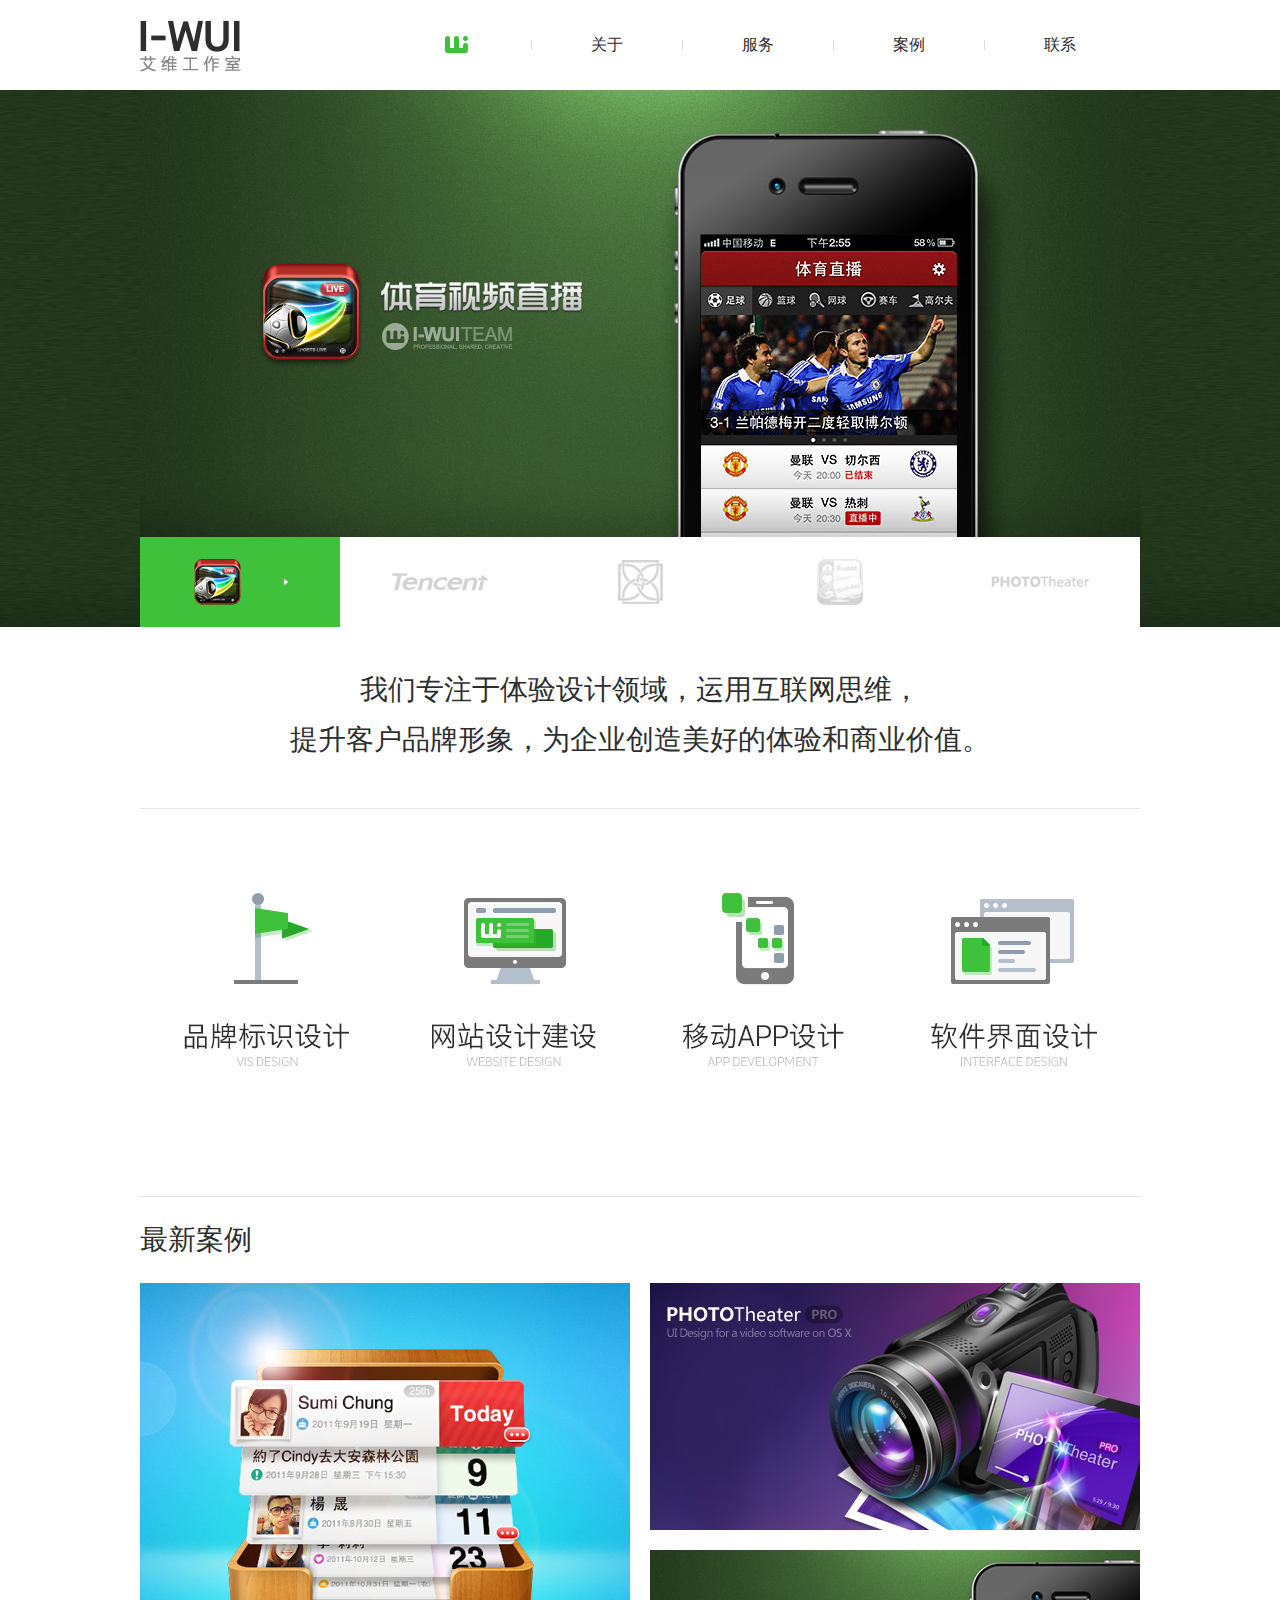
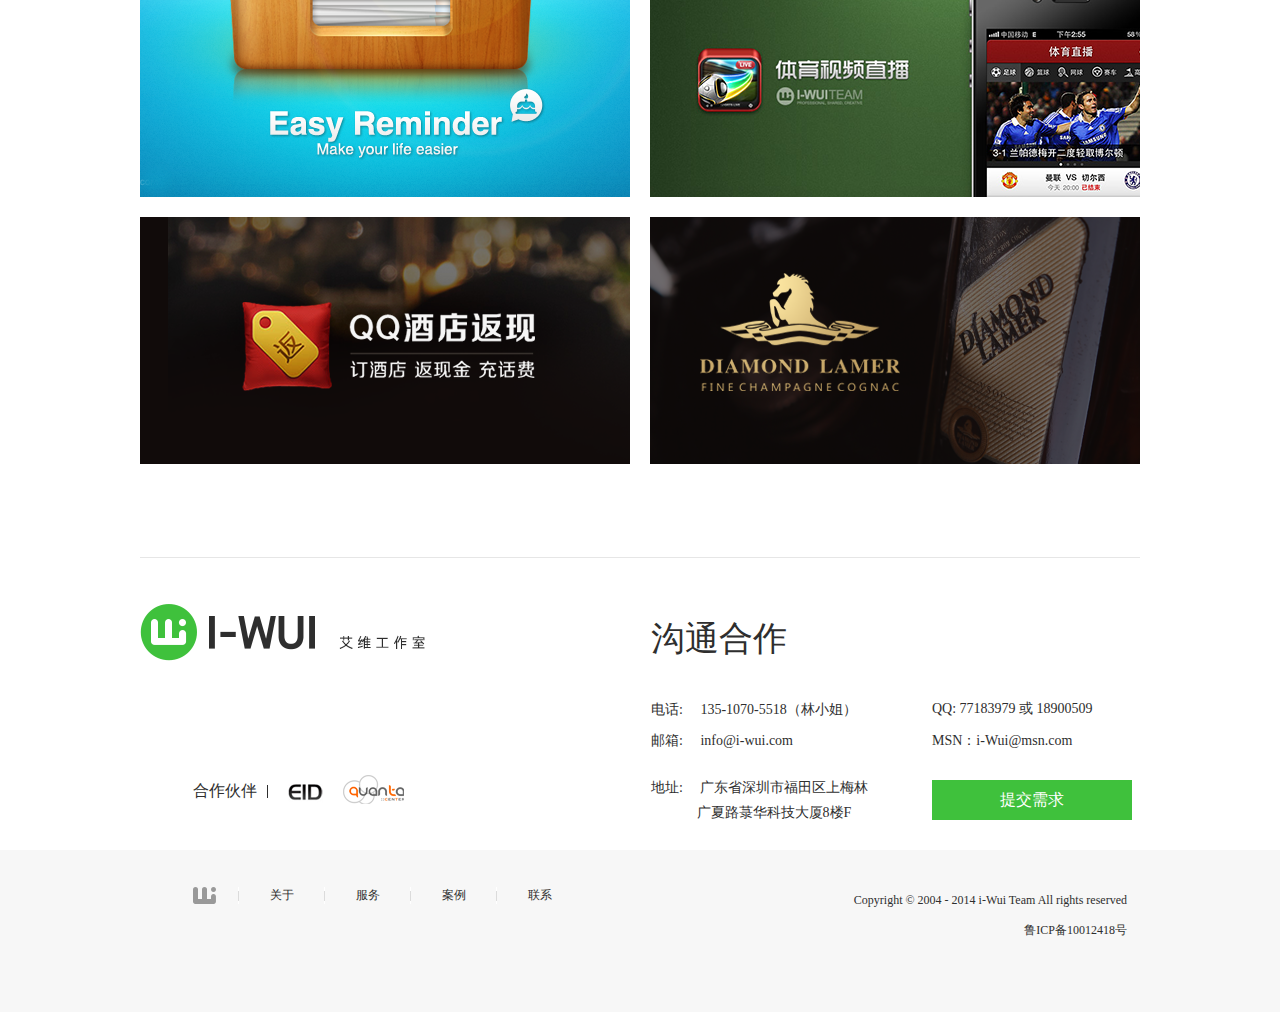
<file: html/index.html>
<!DOCTYPE html PUBLIC "-//W3C//DTD XHTML 1.0 Transitional//EN" "http://www.w3.org/TR/xhtml1/DTD/xhtml1-transitional.dtd">
<html xmlns="http://www.w3.org/1999/xhtml">
<head>
<title>首页</title>
<meta http-equiv="Content-Type" content="text/html; charset=utf-8" />
<link rel="stylesheet" type="text/css" href="../css/site.css">
<script src="../js/jquery.js"></script>
<script src="../js/index.js"></script>
</head>
<body>
<div id="top_nav">
	<div id="top_nav_mid" class="center cl" >
		<div id="top_nav_img" class="fl">
			<img src="../img/logo.png">
		</div>
		<div id="top_nav_main" class="fl">
			<div>
				<a href="./index.html"><img id="logoimg" src="../img/nav_logo.png"></a>
			</div>
			<img src="../img/nav_grayline.png">
			<div>
				<a href="#">关于</a>
			</div>
			<img src="../img/nav_grayline.png">
			<div>
				<a href="#">服务</a>
			</div>
			<img src="../img/nav_grayline.png">
			<div>
				<a href="./case_detail.html">案例</a>
			</div>
			<img src="../img/nav_grayline.png">
			<div>
				<a href="#">联系</a>
			</div>
		</div>
	</div>
</div>
<div id="banner">
	<div id="banner_pic">
		<img src="../img/banner_1.png">
	</div>
	<div class="setbottom center">
		<div id="banner_nav" class="center">
			<div id="active_1" class="fl nor_act_pic"><img src="../img/active_1.png"/></div>
			<div id="active_2" class="fl nor_act_pic"><img src="../img/normal_2.png"/></div>
			<div id="active_3" class="fl nor_act_pic"><img src="../img/normal_3.png"/></div>
			<div id="active_4" class="fl nor_act_pic"><img src="../img/normal_4.png"/></div>
			<div id="active_5" class="fl nor_act_pic"><img src="../img/normal_5.png"/></div>
		</div>
	</div>
</div>
<div id="main" class="center">
	<div id="aim">
		<p class="size">我们专注于体验设计领域，运用互联网思维，</p>
		<p>提升客户品牌形象，为企业创造美好的体验和商业价值。</p>
	</div>
	<div class="grayline"></div>
	<div id="service">
		<div class="service_pic fl"><a href="#"><img src="../img/service_pic_nor_1.png"/></a></div>
		<div class="service_pic fl"><a href="#"><img src="../img/service_pic_nor_2.png"/></a></div>
		<div class="service_pic fl"><a href="#"><img src="../img/service_pic_nor_3.png"/></a></div>
		<div class="service_pic fl"><a href="#"><img src="../img/service_pic_nor_4.png"/></a></div>
	</div>
	<div class="blank1"></div>
	<div class="grayline"></div>
	<div id="newest">
		<div class="title">最新案例</div>
		<div id="newpic">
			<img class="newpic1 fl" src="../img/newest_1.png"/>
			<img class="newpic2 fl" src="../img/newest_2.png"/>
			<img class="newpic3 fl" src="../img/newest_3.png"/>
			<img class="newpic4 fl" src="../img/newest_4.png"/>
			<img class="newpic5 fl" src="../img/newest_5.png"/>
		</div>
	</div>
	<div class="blank2"></div>
	<div class="grayline"></div>
	<div id="cooperate">
		<div id="co_par" class="fl">
			<div class="co_logo">
				<img src="../img/co_logo.png">
			</div>
			<div class="co_par fl">
				<p class="fl">合作伙伴</p>
				<div class="fl"><img src="../img/co_par.png"></div>
			</div>
		</div>
		<div id="contact" class="fl">
			<div id="contact_l" class="fl">
				<p class="title">沟通合作</p>
				<p class="phone">电话: &nbsp; &nbsp; 135-1070-5518（林小姐）</p>
				<p class="email">邮箱: &nbsp; &nbsp; info@i-wui.com</p>
				<p class="address">地址: &nbsp; &nbsp; 广东省深圳市福田区上梅林<br> &nbsp; &nbsp; &nbsp; &nbsp; &nbsp; &nbsp; &nbsp;广夏路菉华科技大厦8楼F</p>
			</div>
			<div id="contact_r" class="fl">
				<p class="qq">QQ:       77183979 或 18900509</p>
				<p class="msn">MSN：i-Wui@msn.com</p>
				<a href="#"><div class="submit fl">提交需求</div></a>
			</div>
		</div>
	</div>
</div>
<div id="footer">
	<div id="footercenter" class="center">
		<div id="footer_l" class="fl">
			<div>
				<a href="#"><img src="../img/nav_logo_gray.png"></a>
			</div>
			<img src="../img/nav_grayline.png">
			<div>
				<a href="#">关于</a>
			</div>
			<img src="../img/nav_grayline.png">
			<div>
				<a href="#">服务</a>
			</div>
			<img src="../img/nav_grayline.png">
			<div>
				<a href="#">案例</a>
			</div>
			<img src="../img/nav_grayline.png">
			<div>
				<a href="#">联系</a>
			</div>
		</div>
		<div id="footer_r" class="fl">
			<p>Copyright © 2004 - 2014 i-Wui Team All rights reserved<br>
			   鲁ICP备10012418号</p>
		</div>
	</div>
</div>
</body>
</html>
</file>
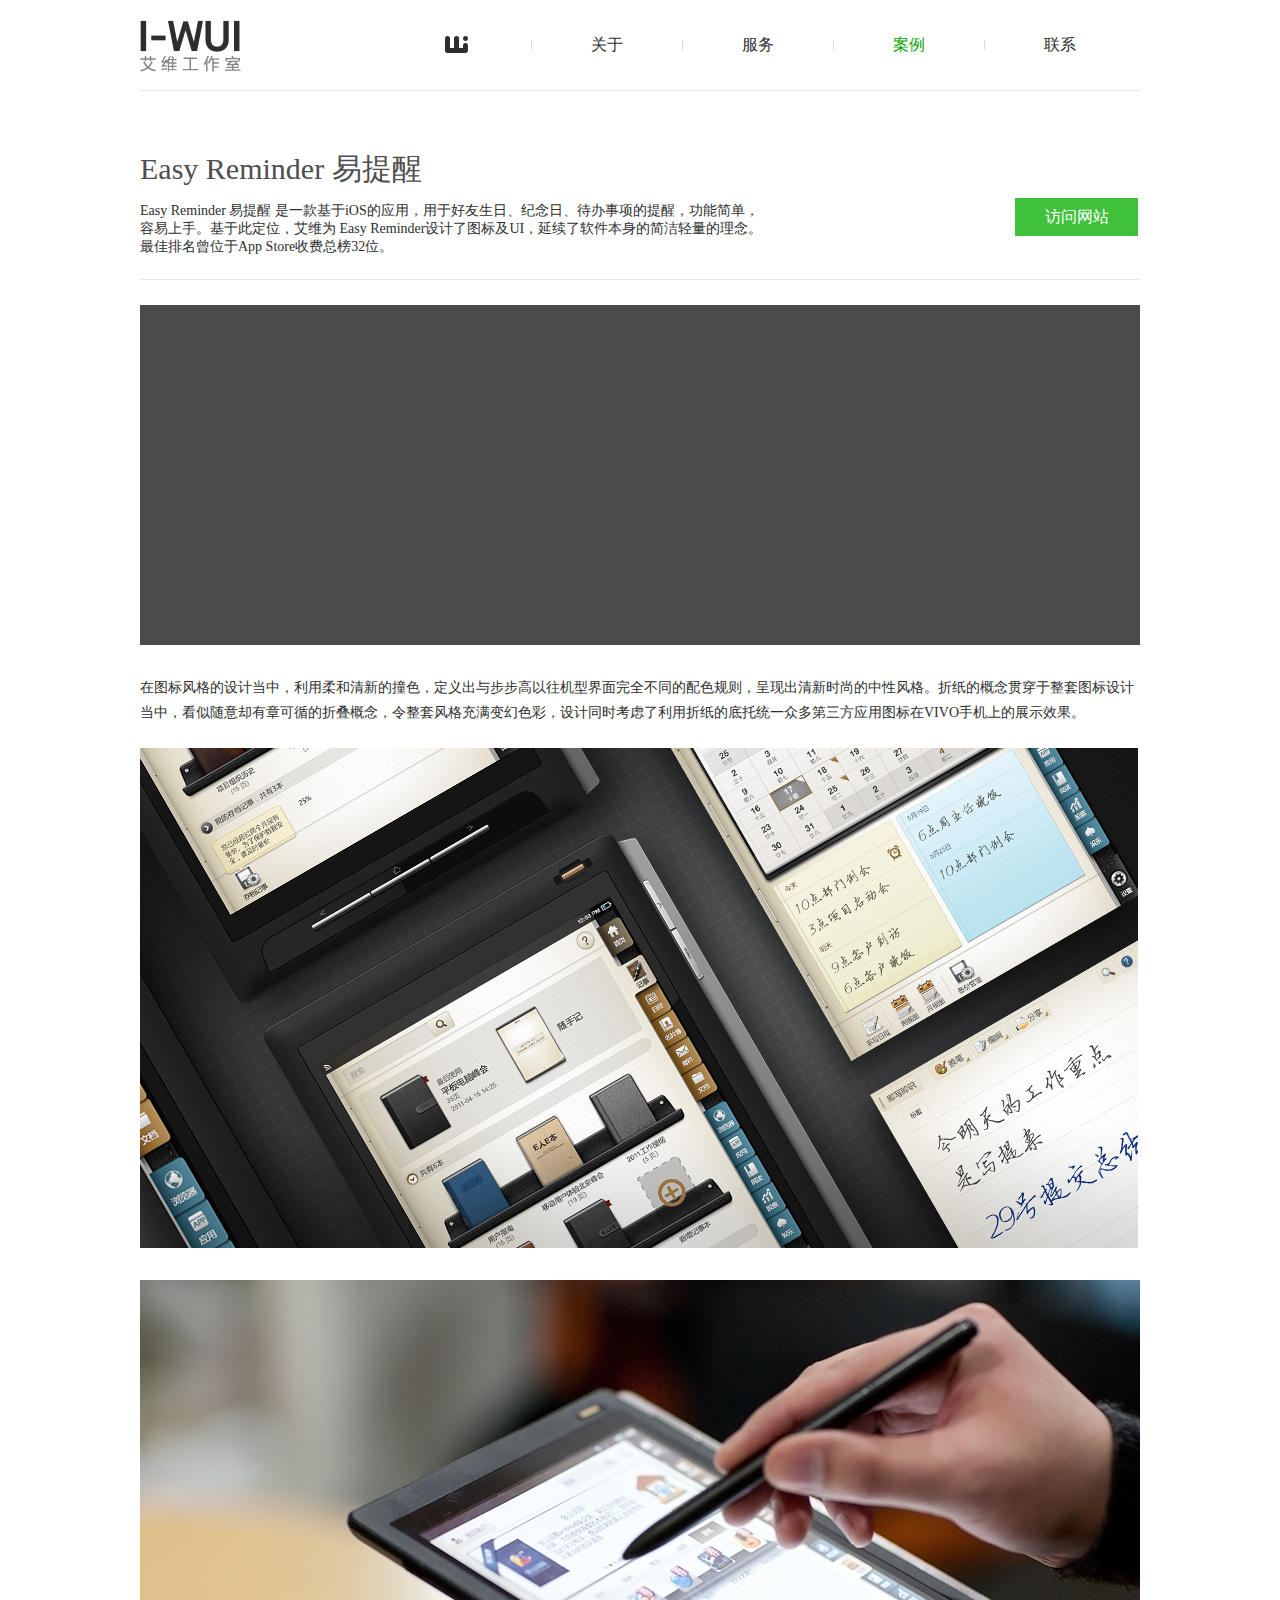
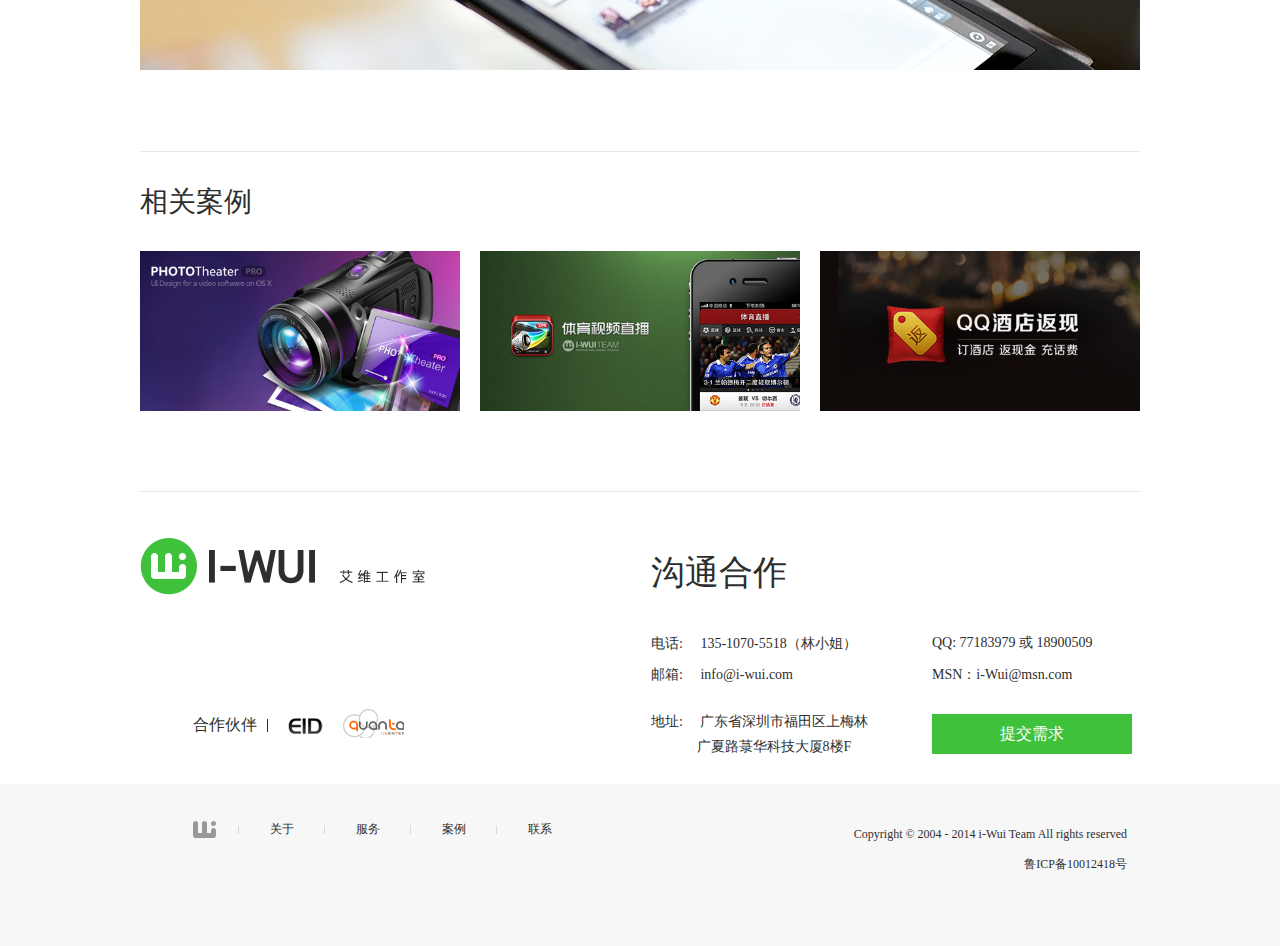
<file: html/case_detail.html>
<!DOCTYPE html PUBLIC "-//W3C//DTD XHTML 1.0 Transitional//EN" "http://www.w3.org/TR/xhtml1/DTD/xhtml1-transitional.dtd">
<html xmlns="http://www.w3.org/1999/xhtml">
<head>
<title>首页</title>
<meta http-equiv="Content-Type" content="text/html; charset=utf-8" />
<link rel="stylesheet" type="text/css" href="../css/reset.css">
<link rel="stylesheet" type="text/css" href="../css/case_detail.css">
<script src="../js/jquery.js"></script>
<script src="../js/case_detail.js"></script>
</head>
<body>
<div id="top_nav">
	<div id="top_nav_mid" class="center cl" >
		<div id="top_nav_img" class="fl">
			<img src="../img/logo.png">
		</div>
		<div id="top_nav_main" class="fl">
			<div>
				<a href="./index.html"><img id="logoimg" src="../img/nav_logo_black.png"></a>
			</div>
			<img src="../img/nav_grayline.png">
			<div>
				<a href="#">关于</a>
			</div>
			<img src="../img/nav_grayline.png">
			<div>
				<a href="#">服务</a>
			</div>
			<img src="../img/nav_grayline.png">
			<div class="fontgreen">
				<a href="./case_detail.html">案例</a>
			</div>
			<img src="../img/nav_grayline.png">
			<div>
				<a href="#">联系</a>
			</div>
		</div>
	</div>
</div>
<div id="main" class="center">
	<div class="blank1">
		<div class="grayline"></div>
	</div>
	<div id="easy_reminder">
		<div class="easy_l fl">
			<p class="title">Easy Reminder 易提醒<p>
			<p class="text">Easy Reminder 易提醒 是一款基于iOS的应用，用于好友生日、纪念日、待办事项的提醒，功能简单，<br>
			   容易上手。基于此定位，艾维为 Easy Reminder设计了图标及UI，延续了软件本身的简洁轻量的理念。<br>
			   最佳排名曾位于App Store收费总榜32位。</p>
		</div>
		<div class="easy_r fl">
			<a id="visitweb" href="#">访问网站</a>
		</div>
		<div class="grayline fl"></div>
		<div class="firpic fl">
			<a class="left_change" href="#"></a>
			<a class="right_change" href="#"></a>
		</div>
		<div class="text_2 fl">
			<p>在图标风格的设计当中，利用柔和清新的撞色，定义出与步步高以往机型界面完全不同的配色规则，呈现出清新时尚的中性风格。折纸的概念贯穿于整套图标设计<br>
			当中，看似随意却有章可循的折叠概念，令整套风格充满变幻色彩，设计同时考虑了利用折纸的底托统一众多第三方应用图标在VIVO手机上的展示效果。</p>
		</div>
		<div class="sedpic fl"><img src="../img/case_detail_2.png"></div>
		<div class="thipic fl"><img src="../img/case_detail_3.png"></div>
	</div>
	<div class="grayline"></div>
	<div id="relevant">
		<div class="title"><p>相关案例</p></div>
		<div class="img">
			<img class="fl" src="../img/newest_2.png"/>
			<img class="pic2 fl" src="../img/newest_3.png"/>
			<img class="pic3 fl" src="../img/newest_4.png"/>
		</div>
	</div>
	<div class="grayline"></div>
	<div id="cooperate">
		<div id="co_par" class="fl">
			<div class="co_logo">
				<img src="../img/co_logo.png">
			</div>
			<div class="co_par fl">
				<p class="fl">合作伙伴</p>
				<div class="fl"><img src="../img/co_par.png"></div>
			</div>
		</div>
		<div id="contact" class="fl">
			<div id="contact_l" class="fl">
				<p class="title">沟通合作</p>
				<p class="phone">电话: &nbsp; &nbsp; 135-1070-5518（林小姐）</p>
				<p class="email">邮箱: &nbsp; &nbsp; info@i-wui.com</p>
				<p class="address">地址: &nbsp; &nbsp; 广东省深圳市福田区上梅林<br> &nbsp; &nbsp; &nbsp; &nbsp; &nbsp; &nbsp; &nbsp;广夏路菉华科技大厦8楼F</p>
			</div>
			<div id="contact_r" class="fl">
				<p class="qq">QQ:       77183979 或 18900509</p>
				<p class="msn">MSN：i-Wui@msn.com</p>
				<a href="#"><div class="submit fl">提交需求</div></a>
			</div>
		</div>
	</div>
</div>
<div id="footer">
	<div id="footercenter" class="center">
		<div id="footer_l" class="fl">
			<div>
				<a href="#"><img src="../img/nav_logo_gray.png"></a>
			</div>
			<img src="../img/nav_grayline.png">
			<div>
				<a href="#">关于</a>
			</div>
			<img src="../img/nav_grayline.png">
			<div>
				<a href="#">服务</a>
			</div>
			<img src="../img/nav_grayline.png">
			<div>
				<a href="#">案例</a>
			</div>
			<img src="../img/nav_grayline.png">
			<div>
				<a href="#">联系</a>
			</div>
		</div>
		<div id="footer_r" class="fl">
			<p>Copyright © 2004 - 2014 i-Wui Team All rights reserved<br>
			   鲁ICP备10012418号</p>
		</div>
	</div>
</div>
</body>
</html>
</file>
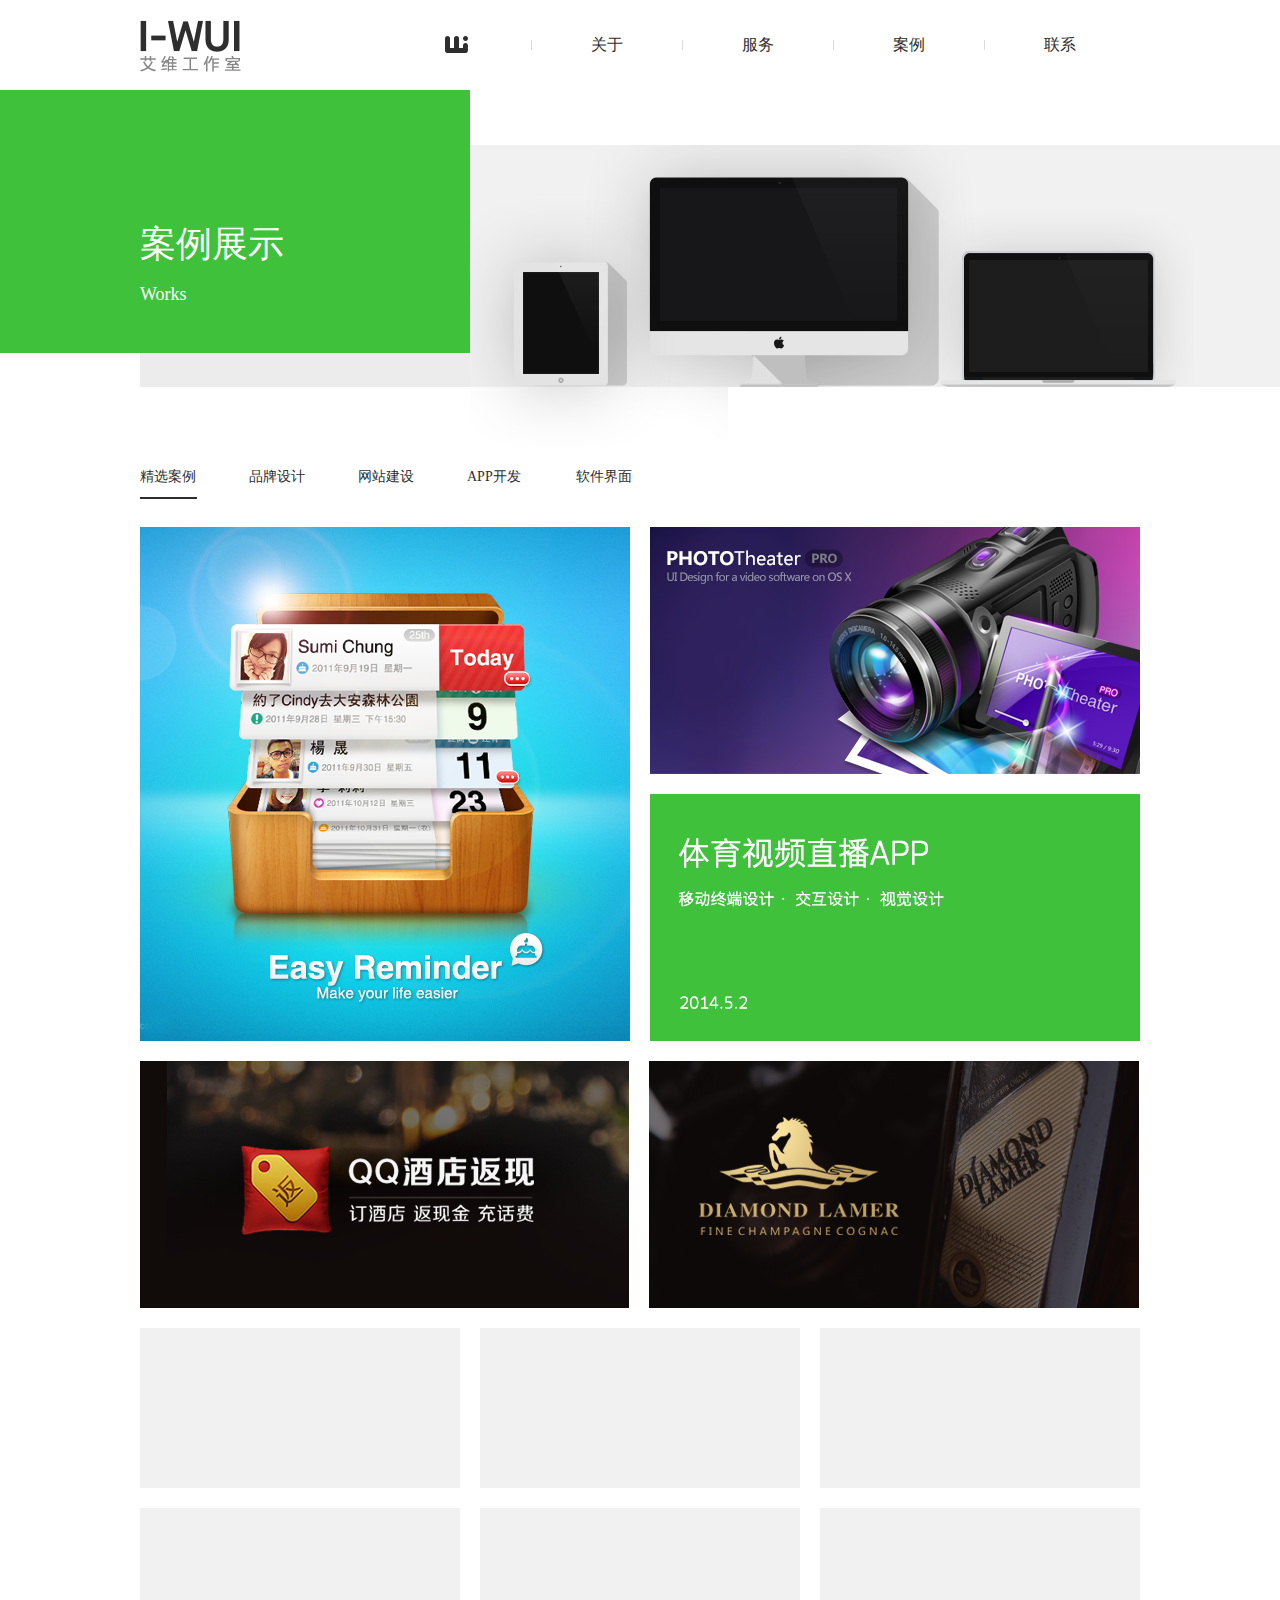
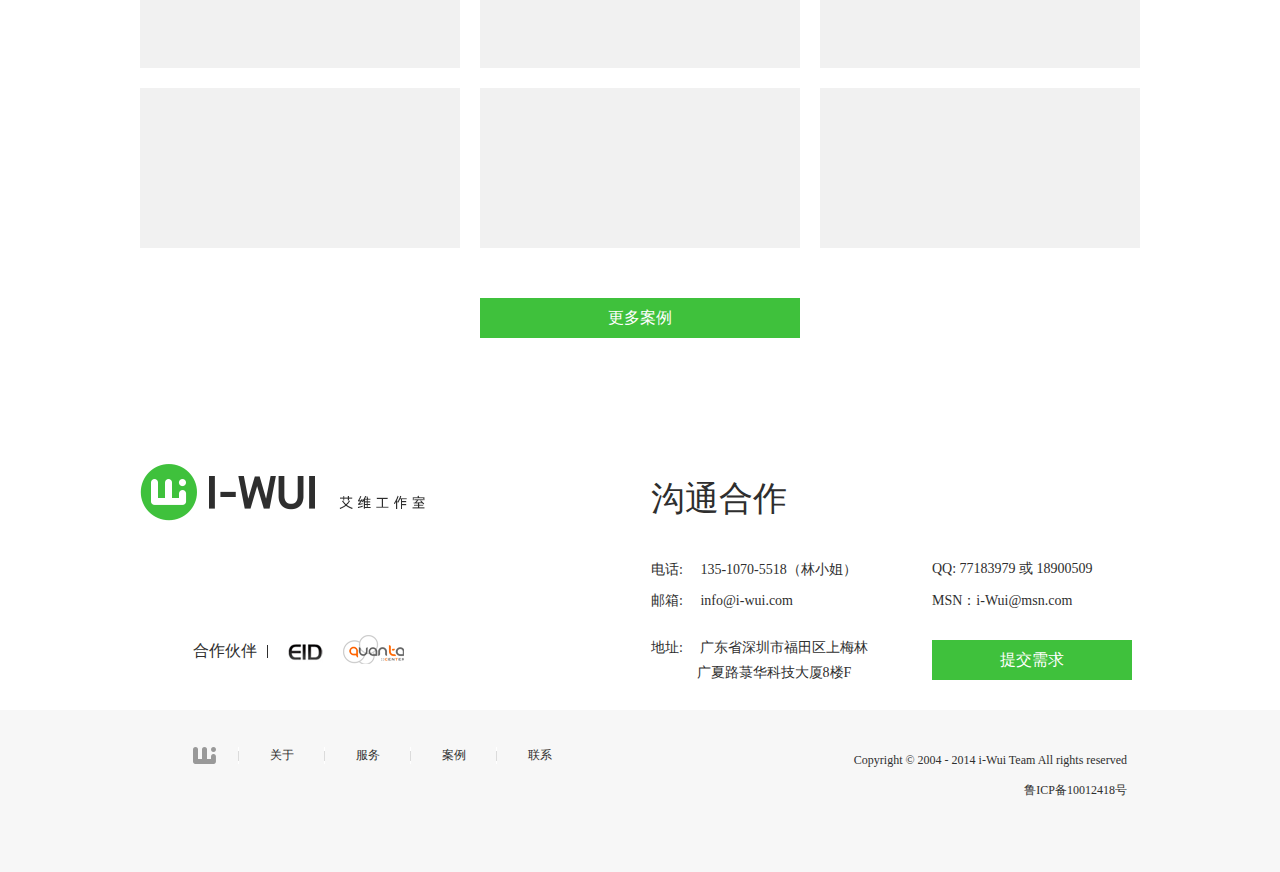
<file: html/case_list.html>
<!DOCTYPE html PUBLIC "-//W3C//DTD XHTML 1.0 Transitional//EN" "http://www.w3.org/TR/xhtml1/DTD/xhtml1-transitional.dtd">
<html xmlns="http://www.w3.org/1999/xhtml">
<head>
<title>首页</title>
<meta http-equiv="Content-Type" content="text/html; charset=utf-8" />
<link rel="stylesheet" type="text/css" href="../css/reset.css">
<link rel="stylesheet" type="text/css" href="../css/case_list.css">
<script src="../js/jquery.js"></script>
<script src="../js/case_list.js"></script>
<script src="../js/case_detail.js"></script>
</head>
<body>
<div id="top_nav">
	<div id="top_nav_mid" class="center cl" >
		<div id="top_nav_img" class="fl">
			<img src="../img/logo.png">
		</div>
		<div id="top_nav_main" class="fl">
			<div>
				<a href="./index.html"><img id="logoimg" src="../img/nav_logo_black.png"></a>
			</div>
			<img src="../img/nav_grayline.png">
			<div>
				<a href="#">关于</a>
			</div>
			<img src="../img/nav_grayline.png">
			<div>
				<a href="#">服务</a>
			</div>
			<img src="../img/nav_grayline.png">
			<div class="fontgreen">
				<a href="./case_detail.html">案例</a>
			</div>
			<img src="../img/nav_grayline.png">
			<div>
				<a href="#">联系</a>
			</div>
		</div>
	</div>
</div>
<div id="banner">
	<div id="banner_lbg" class="fl"></div>
	<div id="banner_main" class="fl center">
		<div class="banner_l fl">
			<div class="green">
				<p class="title">案例展示</p>
				<p class="works">Works</p>
			</div>
			<div class="gray fl"></div>
		</div>
		<div class="banner_r fl"><img src="../img/list_banner.png"/></div>
		<div id="shadow" class="fl"><img src="../img/list_banner_shadow.png"></div>
	</div>
	<div id="banner_rbg" class="fl"></div>
</div>
<div id="main" class="center">
	<div id="main_nav">
			<div id="select_case" class="navsize_1 fl">
					<a class="fl main_nav" href="#">精选案例</a>
					<div class="blackline fl"></div>
			</div>
			<div id="brand_design" class="navsize_2 fl">
					<a class="fl main_nav" href="#">品牌设计</a>
					<div class="blackline fl"></div>
			</div>
			<div id="web_construct" class="navsize_2 fl">
					<a class="fl main_nav" href="#">网站建设</a>
					<div class="blackline fl"></div>
			</div>
			<div id="APP_develop" class="navsize_2 fl">
					<a class="fl main_nav" href="#">APP开发</a>
					<div class="blackline fl"></div>
			</div>
			<div id="software_interface" class="navsize_2 fl">
					<a class="fl main_nav" href="#">软件界面</a>
					<div class="blackline fl"></div>
			</div>
	</div>
	<div id="pic_show" class="cl">
		<div>
			<img src="../img/list_img1.png"/>
			<img class="mar-left20" src="../img/list_img2.png"/>
			<img class="mar-top20 mar-left20" src="../img/list_img3.png"/>
		</div>
		<div>
			<img class="mar-top20" src="../img/list_img4.png"/>
			<img class="mar-top20 mar-left20" src="../img/list_img5.png"/>
		</div>
		<div>
			<span class="graybg mar-top20"></span>
			<span class="graybg mar-top20 mar-left20"></span>
			<span class="graybg mar-top20 mar-left20"></span>
		</div>
		<div>
			<span class="graybg mar-top20"></span>
			<span class="graybg mar-top20 mar-left20"></span>
			<span class="graybg mar-top20 mar-left20"></span>
		</div>
		<div>
			<span class="graybg mar-top20"></span>
			<span class="graybg mar-top20 mar-left20"></span>
			<span class="graybg mar-top20 mar-left20"></span>
		</div>
		<a id="morecase" class="fl" href="#">更多案例</a>
	</div>
	<div id="cooperate">
		<div id="co_par" class="fl">
			<div class="co_logo">
				<img src="../img/co_logo.png">
			</div>
			<div class="co_par fl">
				<p class="fl">合作伙伴</p>
				<div class="fl"><img src="../img/co_par.png"></div>
			</div>
		</div>
		<div id="contact" class="fl">
			<div id="contact_l" class="fl">
				<p class="title">沟通合作</p>
				<p class="phone">电话: &nbsp; &nbsp; 135-1070-5518（林小姐）</p>
				<p class="email">邮箱: &nbsp; &nbsp; info@i-wui.com</p>
				<p class="address">地址: &nbsp; &nbsp; 广东省深圳市福田区上梅林<br> &nbsp; &nbsp; &nbsp; &nbsp; &nbsp; &nbsp; &nbsp;广夏路菉华科技大厦8楼F</p>
			</div>
			<div id="contact_r" class="fl">
				<p class="qq">QQ:       77183979 或 18900509</p>
				<p class="msn">MSN：i-Wui@msn.com</p>
				<a href="#"><div class="submit fl">提交需求</div></a>
			</div>
		</div>
	</div>
</div>
<div id="footer">
	<div id="footercenter" class="center">
		<div id="footer_l" class="fl">
			<div>
				<a href="#"><img src="../img/nav_logo_gray.png"></a>
			</div>
			<img src="../img/nav_grayline.png">
			<div>
				<a href="#">关于</a>
			</div>
			<img src="../img/nav_grayline.png">
			<div>
				<a href="#">服务</a>
			</div>
			<img src="../img/nav_grayline.png">
			<div>
				<a href="#">案例</a>
			</div>
			<img src="../img/nav_grayline.png">
			<div>
				<a href="#">联系</a>
			</div>
		</div>
		<div id="footer_r" class="fl">
			<p>Copyright © 2004 - 2014 i-Wui Team All rights reserved<br>
			   鲁ICP备10012418号</p>
		</div>
	</div>
</div>
</body>
</html>
</file>
<file: css/case_detail.css>
#main { width: 1000px; height: auto;}
	.blank1 { height: 25px;}
	#easy_reminder { height: 1636px; }
		.easy_l { width: 635px; height:164px; text-align: left;}
			.easy_l .title { font-size: 30px; color: #4e4e4e; margin-top: 34px;}
			.easy_l .text { font-size: 14px; margin-top: 12px;}
		#visitweb { width: 123px; height: 38px; background-color: #3fc13c; color: white; float: left; line-height: 38px; 
					margin-top: 83px; margin-left: 240px;}
		.firpic { width: 1000px; height: 340px; margin-top: 25px; background-color: #4b4b4b;}
		.text_2 { height: 103px; font-size: 14px; text-align: left;}
			.text_2 p { margin-top: 30px; line-height: 25px;}
		.thipic { margin-top: 32px;}
	#relevant { height: 339px; width: 1000px;}
		#relevant .title { height: 99px; text-align: left; line-height: 99px; font-size: 28px;}
		#relevant .img { height: 160px;}
			#relevant .img img { width: 320px; height: 160px;}
			#relevant .img .pic2, #relevant .img .pic3 { margin-left: 20px;}
.fontgreen a{ color: #0ba507;}
</file>
<file: css/case_list.css>
#banner { width:100%; height: 360px;}
	#banner_lbg { height: 263px; background-color: #3fc13c;}
	#banner_main { width: 1108px; height: 360px;}
		#banner_main .banner_l { width: 384px; height: 298px;}
			.banner_l .green { height: 263px; width: 384px; background-color: #3fc13c; color: white; text-align: left;}
				.banner_l .green .title { font-size: 36px; margin-left: 54px; padding-top: 130px;}
				.banner_l .green .works { font-size: 18px; margin-left: 54px; padding-top: 15px;}
			.banner_l .gray { height: 34px; width: 330px; background-color: #ececec; margin-left: 54px;}
		#banner_main .banner_r { width: 724px; height: 242px;}
			#banner_main .banner_r img { margin-top: 55px;}
		#shadow { width: 258px; height: 62px; margin-top: 55px;}
	#banner_rbg { height: 242px; background-color: #f1f1f1; margin-right: 0px; margin-top: 55px;}


#main { width: 1000px; height: auto;}
	#main_nav { width: 1000px; height: 45px; padding-bottom: 32px;}
		#select_case .blackline { display: block; }
		.navsize_1 { width: 57px; height: 45px; }
		.navsize_2 { width: 57px; height: 45px; margin-left: 52px;}
			.navsize_1 a,.navsize_2 a { font-size: 14px; text-align: center; margin-top: 18px;}
			.blackline { width: 57px; height: 2px; background-color: #2e2e2e; margin-top: 11px; display: none;}
	#pic_show { width: 1000px; height: auto; text-align: left; }
		#pic_show div { width: 1000px; }
		#pic_show img { float: left;}
		.mar-top20 { margin-top: 20px;}
		.mar-left20 { margin-left: 20px;}
		.graybg { width: 320px; height: 160px; background-color: #f1f1f1; float: left;}
		#morecase { width: 320px; 
					height: 40px; 
					background-color: #3fc13c; 
					margin: 50px 0 80px 340px;
					color: white;
					text-align: center;
					line-height: 40px;
				}
</file>
<file: css/site.css>
@charset "utf-8";
/* CSS Document */

@import url(layout.css);/* 页面布居 */
@import url(reset.css);/* 可重复使用的样式*/
</file>
